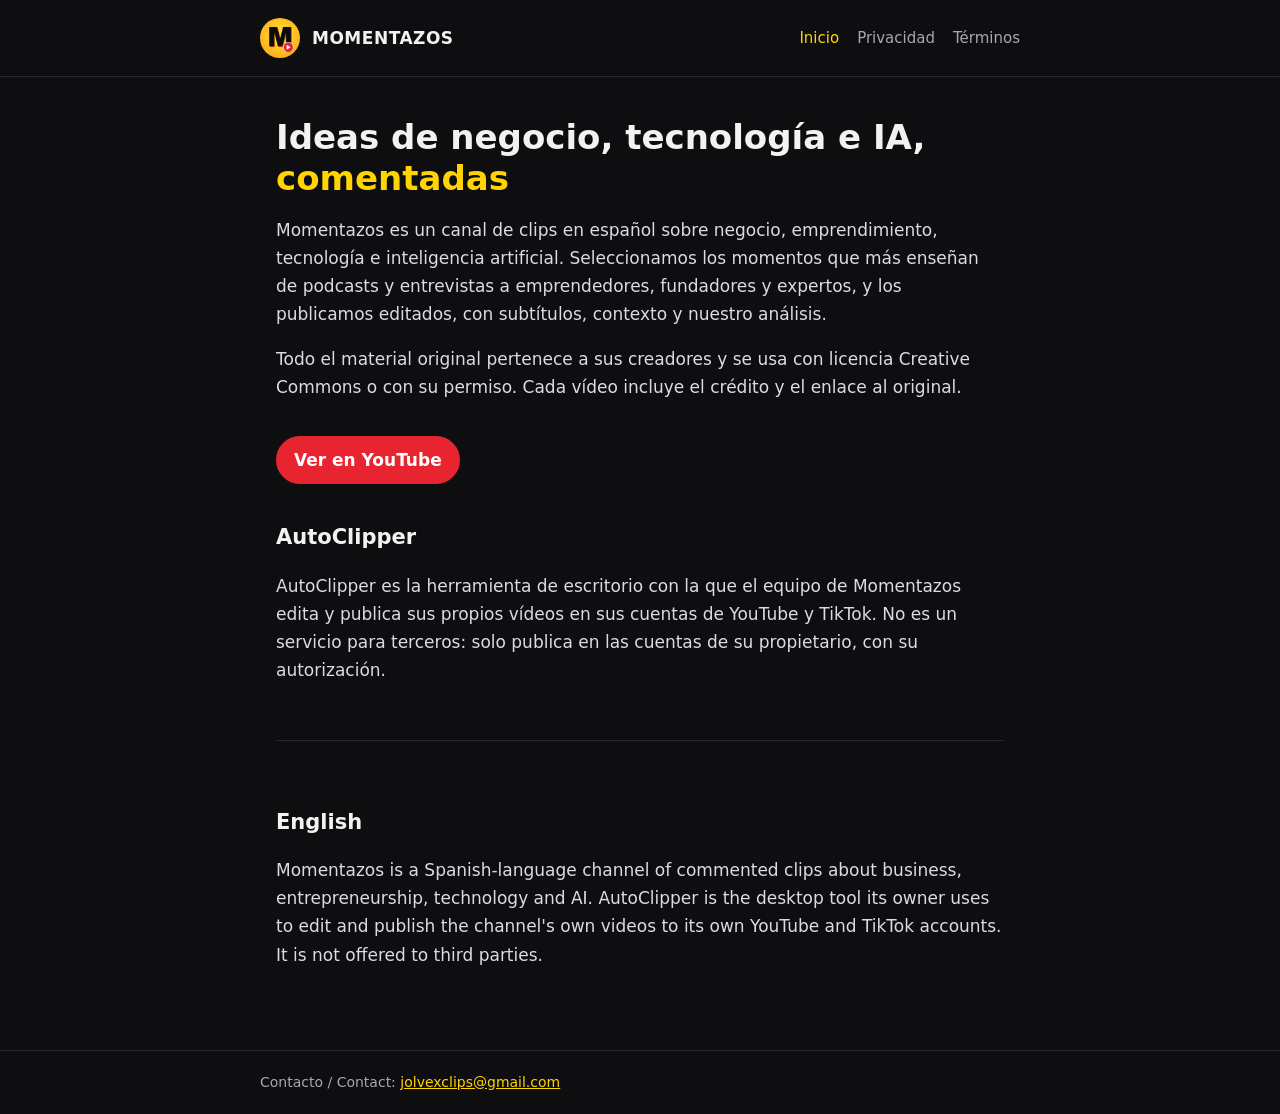
<file: index.html>
<!doctype html>
<html lang="es">
<head>
  <meta charset="utf-8">
  <meta name="viewport" content="width=device-width, initial-scale=1">
  <title>Momentazos</title>
  <meta name="description" content="Ideas de negocio, emprendimiento, tecnología e IA en clips comentados.">
  <link rel="icon" href="avatar.png">
  <link rel="stylesheet" href="style.css">
</head>
<body>
  <header><div class="wrap">
    <img src="avatar.png" alt="">
    <a class="brand" href="./">MOMENTAZOS</a>
    <nav>
      <a href="./" aria-current="page">Inicio</a>
      <a href="privacy.html">Privacidad</a>
      <a href="terms.html">Términos</a>
    </nav>
  </div></header>

  <main class="wrap">
    <h1>Ideas de negocio, tecnología e IA, <span class="hl">comentadas</span></h1>
    <p>Momentazos es un canal de clips en español sobre negocio, emprendimiento, tecnología e
      inteligencia artificial. Seleccionamos los momentos que más enseñan de podcasts y
      entrevistas a emprendedores, fundadores y expertos, y los publicamos editados, con
      subtítulos, contexto y nuestro análisis.</p>
    <p>Todo el material original pertenece a sus creadores y se usa con licencia Creative
      Commons o con su permiso. Cada vídeo incluye el crédito y el enlace al original.</p>
    <a class="cta" href="https://www.youtube.com/channel/UCdZ_13-sSxQNw8mnKxj6S1A">Ver en YouTube</a>

    <h2>AutoClipper</h2>
    <p>AutoClipper es la herramienta de escritorio con la que el equipo de Momentazos edita y
      publica sus propios vídeos en sus cuentas de YouTube y TikTok. No es un servicio para
      terceros: solo publica en las cuentas de su propietario, con su autorización.</p>

    <div class="lang" lang="en">
      <h2>English</h2>
      <p>Momentazos is a Spanish-language channel of commented clips about business,
        entrepreneurship, technology and AI. AutoClipper is the desktop
        tool its owner uses to edit and publish the channel's own videos to its own YouTube and
        TikTok accounts. It is not offered to third parties.</p>
    </div>
  </main>

  <footer><div class="wrap">
    <p>Contacto / Contact: <a href="mailto:jolvexclips@gmail.com">jolvexclips@gmail.com</a></p>
  </div></footer>
</body>
</html>
</file>
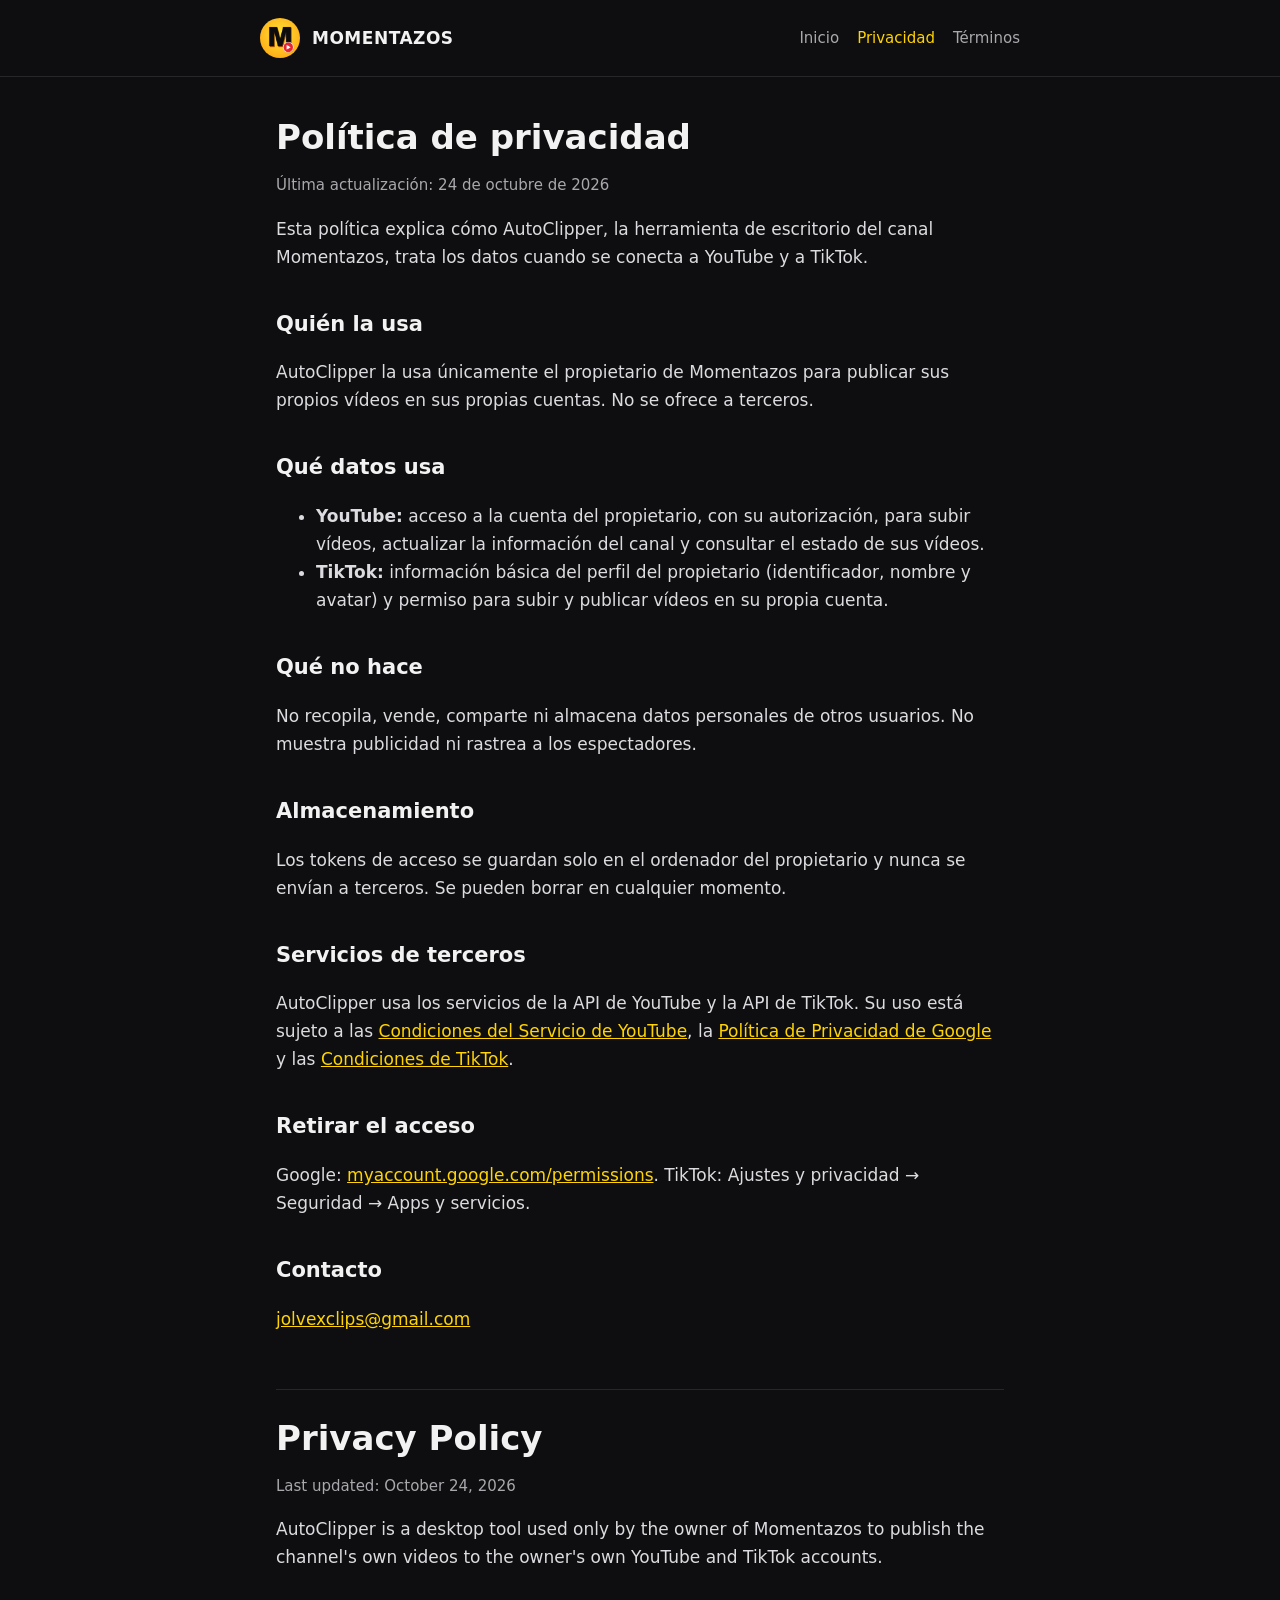
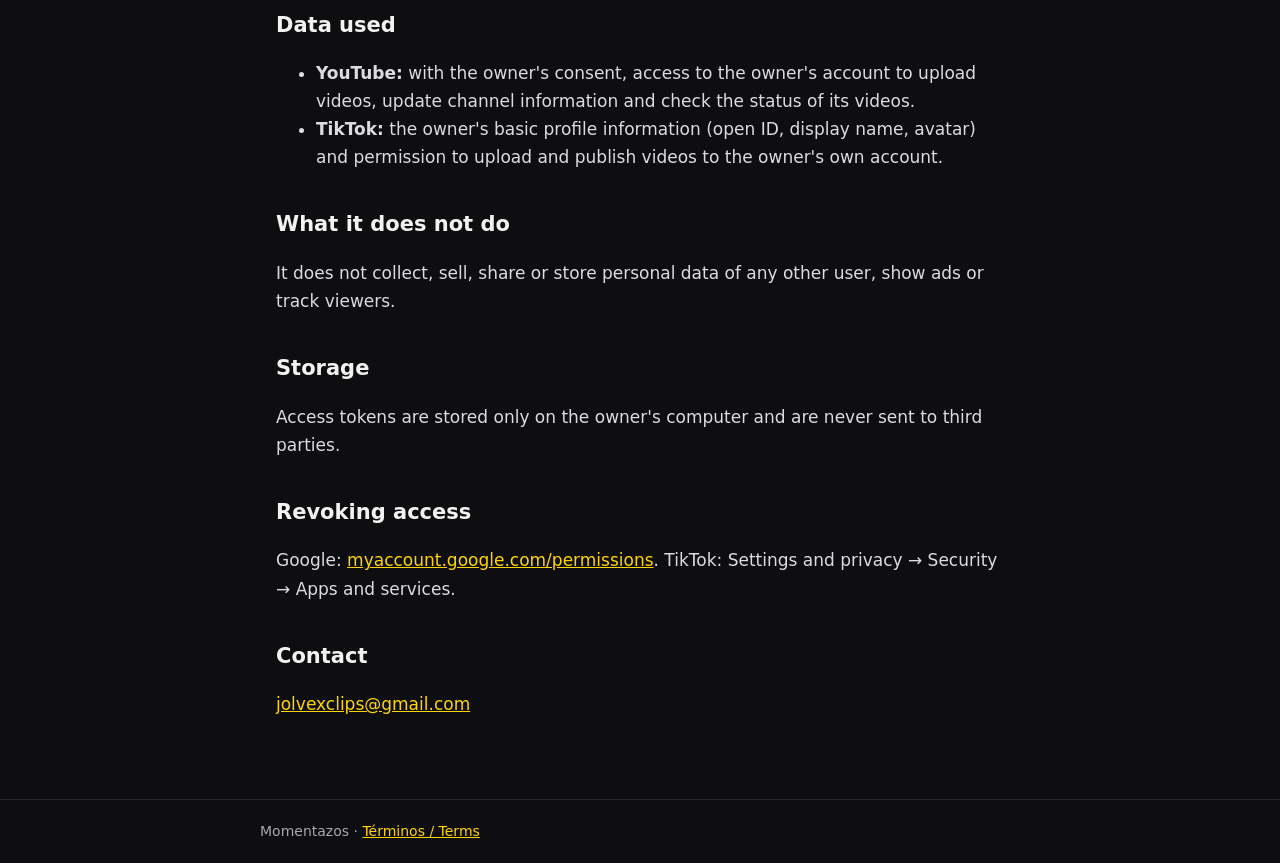
<file: privacy.html>
<!doctype html>
<html lang="es">
<head>
  <meta charset="utf-8">
  <meta name="viewport" content="width=device-width, initial-scale=1">
  <title>Privacidad · Momentazos</title>
  <link rel="icon" href="avatar.png">
  <link rel="stylesheet" href="style.css">
</head>
<body>
  <header><div class="wrap">
    <img src="avatar.png" alt="">
    <a class="brand" href="./">MOMENTAZOS</a>
    <nav>
      <a href="./">Inicio</a>
      <a href="privacy.html" aria-current="page">Privacidad</a>
      <a href="terms.html">Términos</a>
    </nav>
  </div></header>

  <main class="wrap">
    <h1>Política de privacidad</h1>
    <p class="muted">Última actualización: 24 de octubre de 2026</p>

    <p>Esta política explica cómo AutoClipper, la herramienta de escritorio del canal Momentazos,
      trata los datos cuando se conecta a YouTube y a TikTok.</p>

    <h2>Quién la usa</h2>
    <p>AutoClipper la usa únicamente el propietario de Momentazos para publicar sus propios vídeos
      en sus propias cuentas. No se ofrece a terceros.</p>

    <h2>Qué datos usa</h2>
    <ul>
      <li><strong>YouTube:</strong> acceso a la cuenta del propietario, con su autorización, para
        subir vídeos, actualizar la información del canal y consultar el estado de sus vídeos.</li>
      <li><strong>TikTok:</strong> información básica del perfil del propietario (identificador,
        nombre y avatar) y permiso para subir y publicar vídeos en su propia cuenta.</li>
    </ul>

    <h2>Qué no hace</h2>
    <p>No recopila, vende, comparte ni almacena datos personales de otros usuarios. No muestra
      publicidad ni rastrea a los espectadores.</p>

    <h2>Almacenamiento</h2>
    <p>Los tokens de acceso se guardan solo en el ordenador del propietario y nunca se envían a
      terceros. Se pueden borrar en cualquier momento.</p>

    <h2>Servicios de terceros</h2>
    <p>AutoClipper usa los servicios de la API de YouTube y la API de TikTok. Su uso está sujeto
      a las <a href="https://www.youtube.com/t/terms">Condiciones del Servicio de YouTube</a>, la
      <a href="https://policies.google.com/privacy">Política de Privacidad de Google</a> y las
      <a href="https://www.tiktok.com/legal/terms-of-service">Condiciones de TikTok</a>.</p>

    <h2>Retirar el acceso</h2>
    <p>Google: <a href="https://myaccount.google.com/permissions">myaccount.google.com/permissions</a>.
      TikTok: Ajustes y privacidad → Seguridad → Apps y servicios.</p>

    <h2>Contacto</h2>
    <p><a href="mailto:jolvexclips@gmail.com">jolvexclips@gmail.com</a></p>

    <div class="lang" lang="en">
      <h1>Privacy Policy</h1>
      <p class="muted">Last updated: October 24, 2026</p>
      <p>AutoClipper is a desktop tool used only by the owner of Momentazos to publish the
        channel's own videos to the owner's own YouTube and TikTok accounts.</p>
      <h2>Data used</h2>
      <ul>
        <li><strong>YouTube:</strong> with the owner's consent, access to the owner's account to
          upload videos, update channel information and check the status of its videos.</li>
        <li><strong>TikTok:</strong> the owner's basic profile information (open ID, display name,
          avatar) and permission to upload and publish videos to the owner's own account.</li>
      </ul>
      <h2>What it does not do</h2>
      <p>It does not collect, sell, share or store personal data of any other user, show ads or
        track viewers.</p>
      <h2>Storage</h2>
      <p>Access tokens are stored only on the owner's computer and are never sent to third
        parties.</p>
      <h2>Revoking access</h2>
      <p>Google: <a href="https://myaccount.google.com/permissions">myaccount.google.com/permissions</a>.
        TikTok: Settings and privacy → Security → Apps and services.</p>
      <h2>Contact</h2>
      <p><a href="mailto:jolvexclips@gmail.com">jolvexclips@gmail.com</a></p>
    </div>
  </main>

  <footer><div class="wrap">
    <p>Momentazos · <a href="terms.html">Términos / Terms</a></p>
  </div></footer>
</body>
</html>
</file>
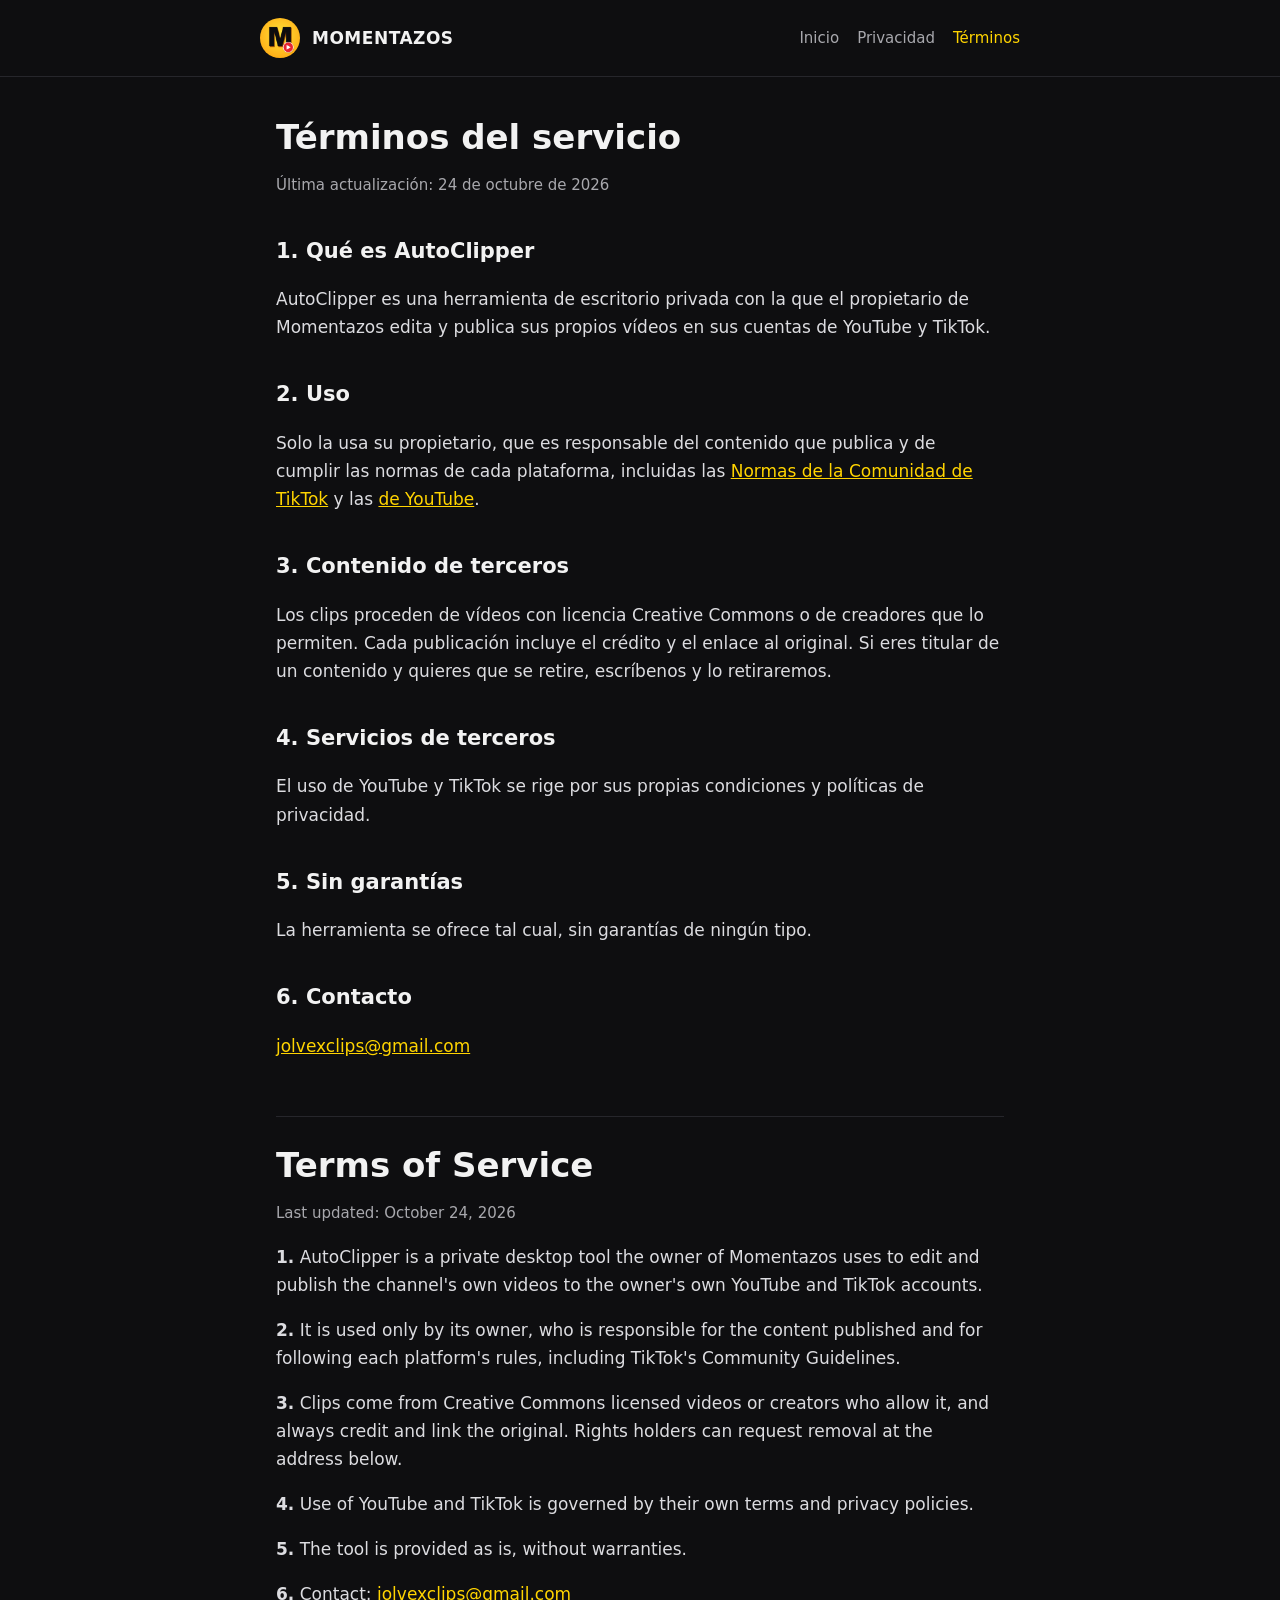
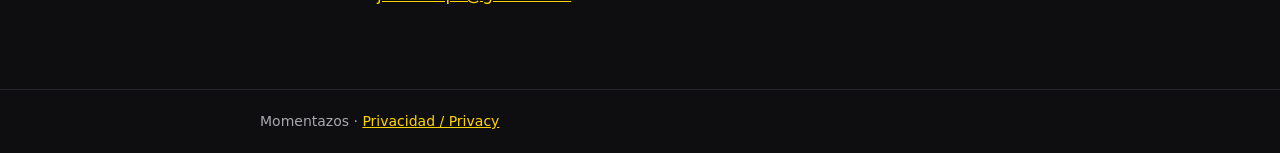
<file: terms.html>
<!doctype html>
<html lang="es">
<head>
  <meta charset="utf-8">
  <meta name="viewport" content="width=device-width, initial-scale=1">
  <title>Términos · Momentazos</title>
  <link rel="icon" href="avatar.png">
  <link rel="stylesheet" href="style.css">
</head>
<body>
  <header><div class="wrap">
    <img src="avatar.png" alt="">
    <a class="brand" href="./">MOMENTAZOS</a>
    <nav>
      <a href="./">Inicio</a>
      <a href="privacy.html">Privacidad</a>
      <a href="terms.html" aria-current="page">Términos</a>
    </nav>
  </div></header>

  <main class="wrap">
    <h1>Términos del servicio</h1>
    <p class="muted">Última actualización: 24 de octubre de 2026</p>

    <h2>1. Qué es AutoClipper</h2>
    <p>AutoClipper es una herramienta de escritorio privada con la que el propietario de
      Momentazos edita y publica sus propios vídeos en sus cuentas de YouTube y TikTok.</p>

    <h2>2. Uso</h2>
    <p>Solo la usa su propietario, que es responsable del contenido que publica y de cumplir las
      normas de cada plataforma, incluidas las
      <a href="https://www.tiktok.com/community-guidelines">Normas de la Comunidad de TikTok</a> y
      las <a href="https://www.youtube.com/howyoutubeworks/policies/community-guidelines/">de YouTube</a>.</p>

    <h2>3. Contenido de terceros</h2>
    <p>Los clips proceden de vídeos con licencia Creative Commons o de creadores que lo permiten.
      Cada publicación incluye el crédito y el enlace al original. Si eres titular de un contenido
      y quieres que se retire, escríbenos y lo retiraremos.</p>

    <h2>4. Servicios de terceros</h2>
    <p>El uso de YouTube y TikTok se rige por sus propias condiciones y políticas de privacidad.</p>

    <h2>5. Sin garantías</h2>
    <p>La herramienta se ofrece tal cual, sin garantías de ningún tipo.</p>

    <h2>6. Contacto</h2>
    <p><a href="mailto:jolvexclips@gmail.com">jolvexclips@gmail.com</a></p>

    <div class="lang" lang="en">
      <h1>Terms of Service</h1>
      <p class="muted">Last updated: October 24, 2026</p>
      <p><strong>1.</strong> AutoClipper is a private desktop tool the owner of Momentazos uses to
        edit and publish the channel's own videos to the owner's own YouTube and TikTok
        accounts.</p>
      <p><strong>2.</strong> It is used only by its owner, who is responsible for the content
        published and for following each platform's rules, including TikTok's Community
        Guidelines.</p>
      <p><strong>3.</strong> Clips come from Creative Commons licensed videos or creators who
        allow it, and always credit and link the original. Rights holders can request removal at
        the address below.</p>
      <p><strong>4.</strong> Use of YouTube and TikTok is governed by their own terms and privacy
        policies.</p>
      <p><strong>5.</strong> The tool is provided as is, without warranties.</p>
      <p><strong>6.</strong> Contact: <a href="mailto:jolvexclips@gmail.com">jolvexclips@gmail.com</a></p>
    </div>
  </main>

  <footer><div class="wrap">
    <p>Momentazos · <a href="privacy.html">Privacidad / Privacy</a></p>
  </div></footer>
</body>
</html>
</file>
<file: style.css>
:root {
  --bg: #0e0e10;
  --surface: #17171a;
  --text: #f2f2f2;
  --muted: #a8a8ad;
  --accent: #ffd400;
  --red: #e82430;
}
* { box-sizing: border-box; }
body {
  margin: 0;
  background: var(--bg);
  color: var(--text);
  font: 17px/1.65 system-ui, -apple-system, "Segoe UI", Roboto, sans-serif;
}
header {
  border-bottom: 1px solid #26262b;
  padding: 18px 16px;
}
header .wrap { display: flex; align-items: center; gap: 12px; }
header img { width: 40px; height: 40px; border-radius: 50%; }
header a.brand { color: var(--text); font-weight: 800; letter-spacing: .5px; text-decoration: none; }
nav { margin-left: auto; display: flex; gap: 18px; font-size: 15px; }
nav a { color: var(--muted); text-decoration: none; }
nav a:hover, nav a[aria-current] { color: var(--accent); }
.wrap { max-width: 760px; margin: 0 auto; }
main { padding: 40px 16px 64px; }
h1 { font-size: 34px; line-height: 1.2; margin: 0 0 8px; }
h1 .hl { color: var(--accent); }
h2 { font-size: 21px; margin: 36px 0 8px; }
p, li { color: #dcdce0; }
.muted { color: var(--muted); font-size: 15px; }
a { color: var(--accent); }
.lang { margin-top: 56px; padding-top: 28px; border-top: 1px solid #26262b; }
.cta { display: inline-block; margin-top: 18px; background: var(--red); color: #fff;
       padding: 10px 18px; border-radius: 999px; font-weight: 700; text-decoration: none; }
footer { border-top: 1px solid #26262b; padding: 20px 16px; }
footer p { margin: 0; color: var(--muted); font-size: 14px; }
@media (max-width: 520px) {
  h1 { font-size: 27px; }
  nav { gap: 12px; font-size: 14px; }
}
</file>
